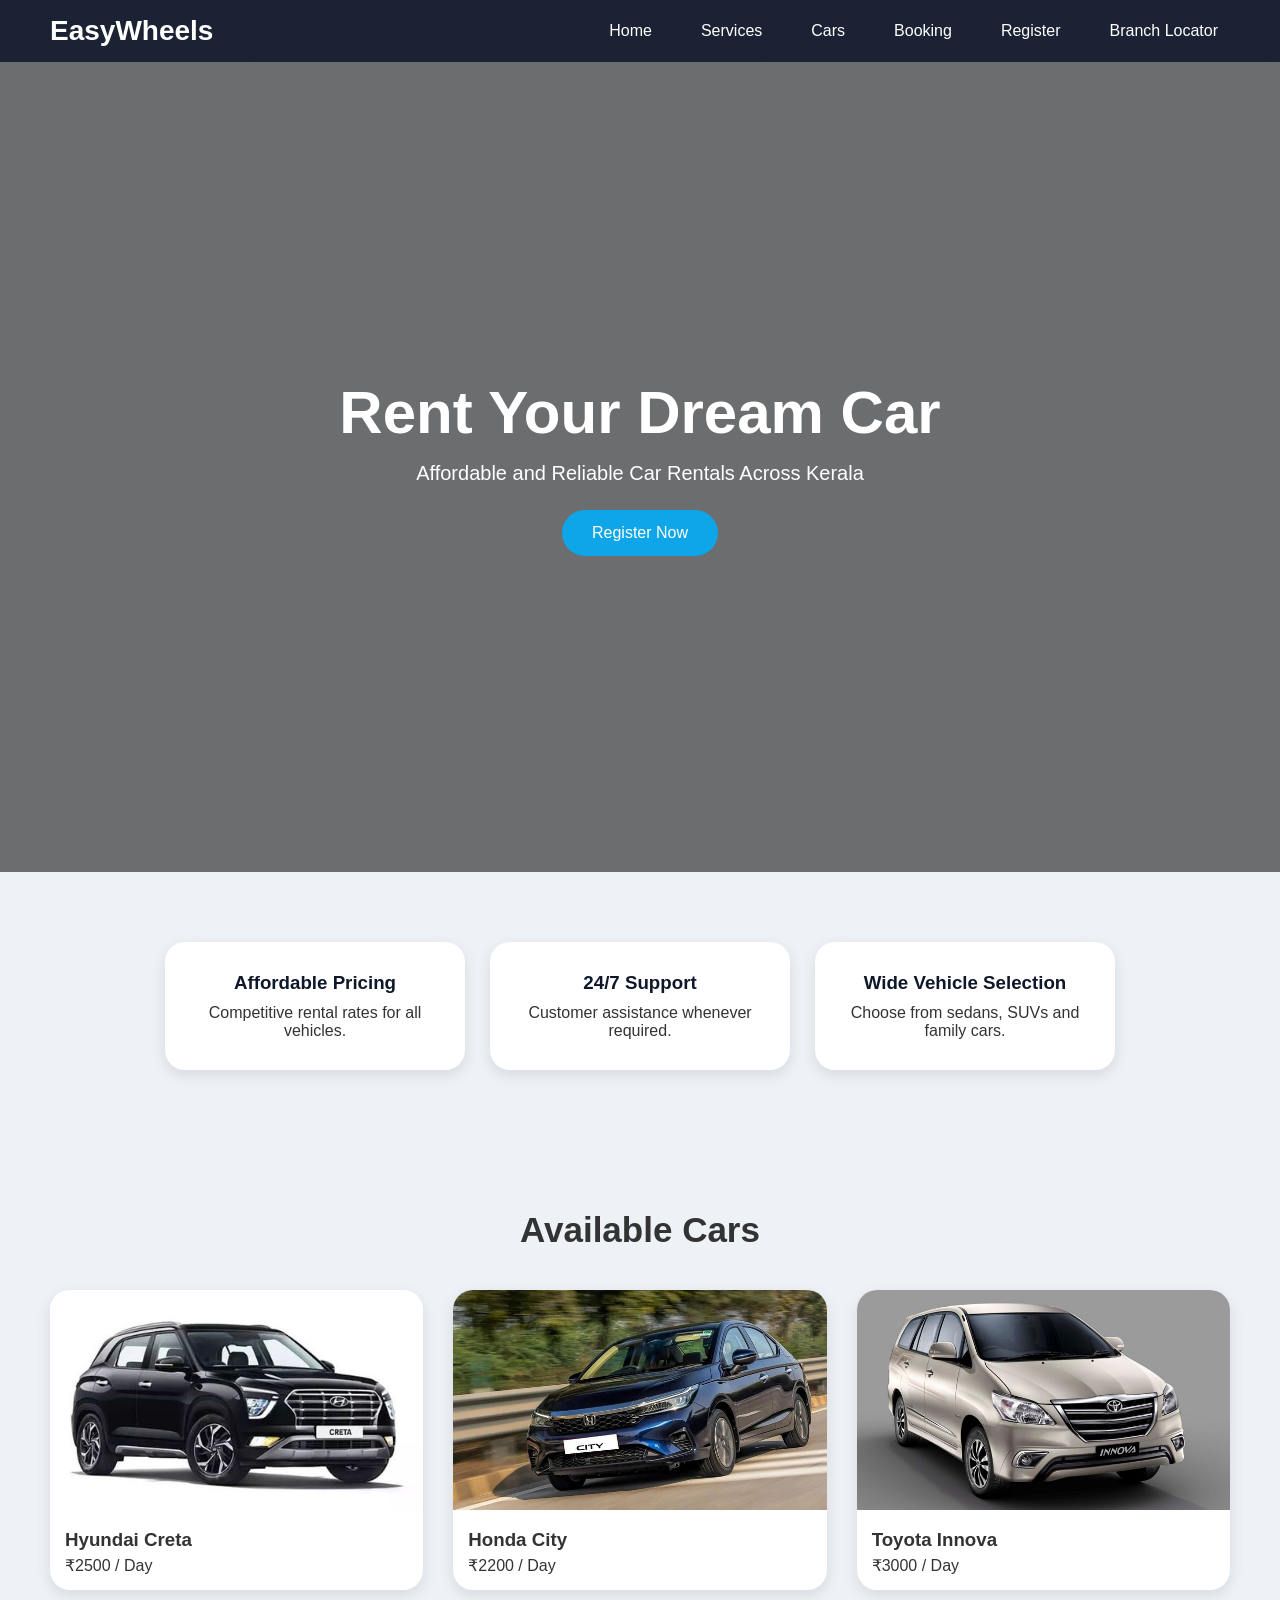
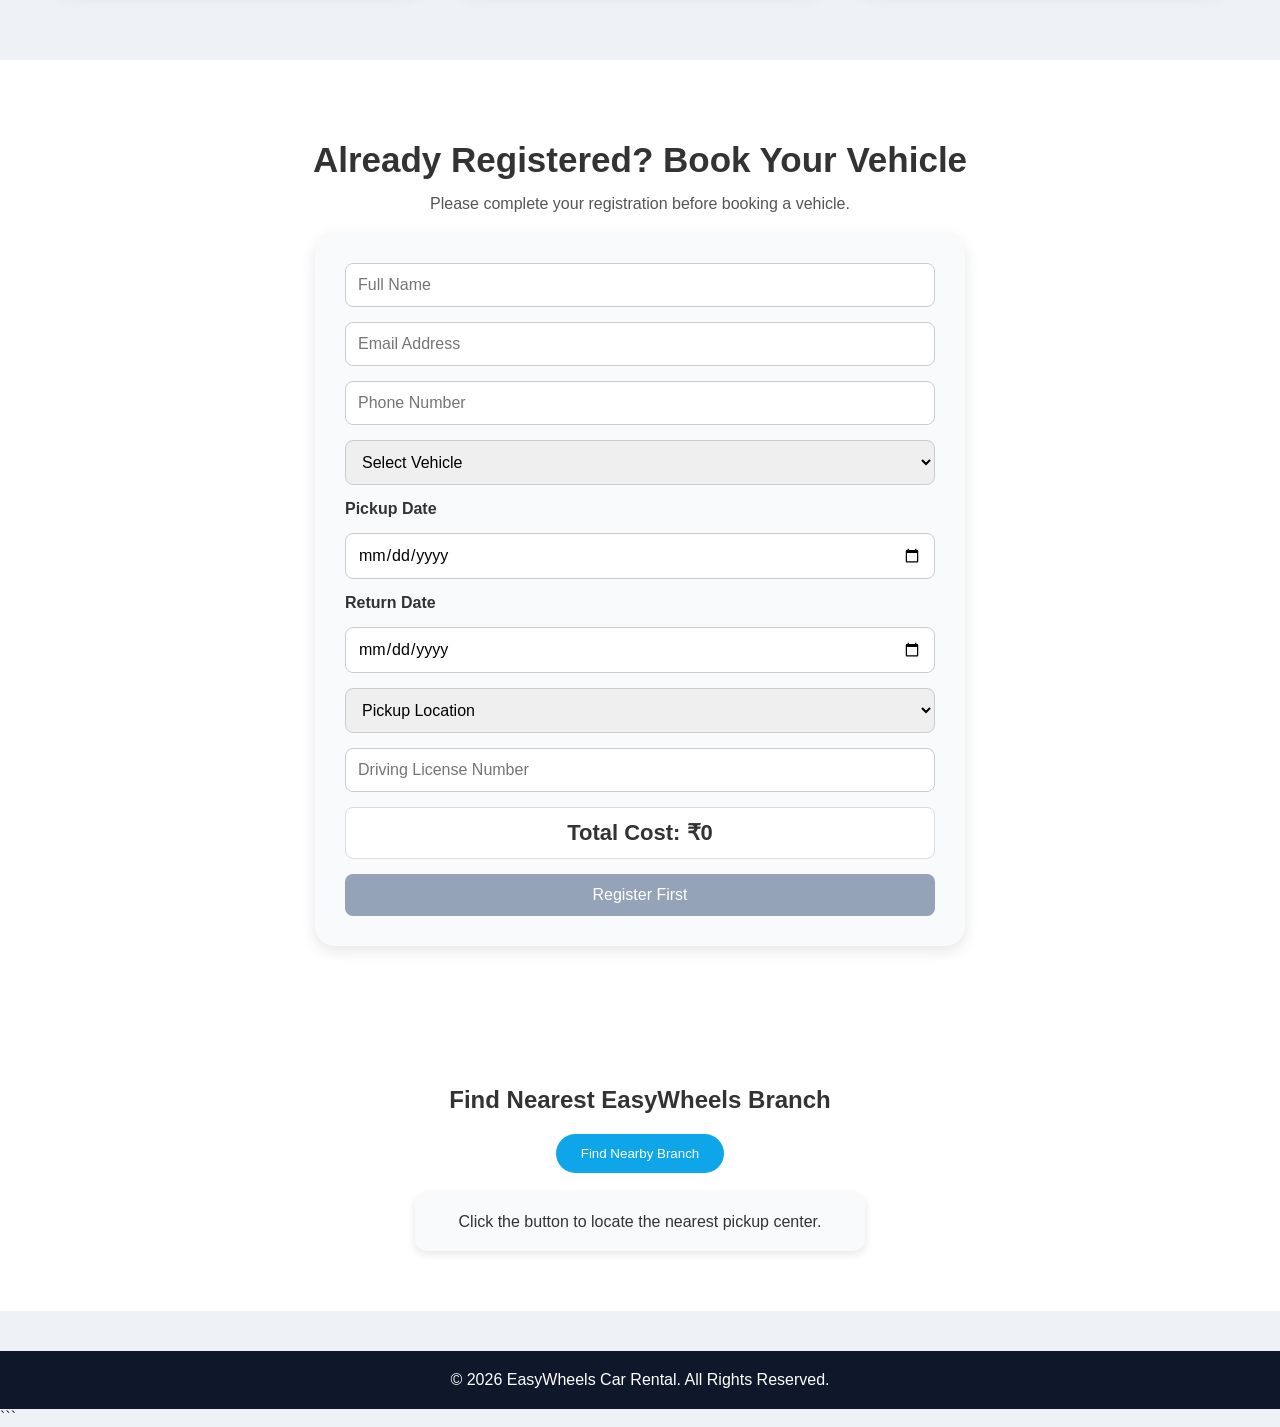
<file: index.html>
<!DOCTYPE html>
<html lang="en">
<head>
<meta charset="UTF-8">
<meta name="viewport" content="width=device-width, initial-scale=1.0">
<title>EasyWheels Car Rental</title>
<link rel="stylesheet" href="style.css">
</head>

<body>

<nav>
<h2>EasyWheels</h2>
<ul>
<li><a href="#home">Home</a></li>
<li><a href="#services">Services</a></li>
<li><a href="#cars">Cars</a></li>
<li><a href="#booking">Booking</a></li>
<li><a href="registration.html">Register</a></li>
<li><a href="#contact">Branch Locator</a></li>
</ul>
</nav>

<section id="home" class="hero">
<div class="hero-content">
<h1>Rent Your Dream Car</h1>
<p>Affordable and Reliable Car Rentals Across Kerala</p>
<a href="registration.html">
<button>Register Now</button>
</a>
</div>
</section>

<section id="services" class="features">

<div class="card">
<h3>Affordable Pricing</h3>
<p>Competitive rental rates for all vehicles.</p>
</div>

<div class="card">
<h3>24/7 Support</h3>
<p>Customer assistance whenever required.</p>
</div>

<div class="card">
<h3>Wide Vehicle Selection</h3>
<p>Choose from sedans, SUVs and family cars.</p>
</div>

</section>

<section id="cars" class="cars">

<h2>Available Cars</h2>

<div class="grid-container">

<div class="car">
<img src="images/creta.jpg" alt="Hyundai Creta">
<h3>Hyundai Creta</h3>
<p>₹2500 / Day</p>
</div>

<div class="car">
<img src="images/city.jpg" alt="Honda City">
<h3>Honda City</h3>
<p>₹2200 / Day</p>
</div>

<div class="car">
<img src="images/innova.jpg" alt="Toyota Innova">
<h3>Toyota Innova</h3>
<p>₹3000 / Day</p>
</div>

</div>

</section>

<section id="booking" class="booking">

<h2>Already Registered? Book Your Vehicle</h2>

<p style="text-align:center; margin-bottom:20px; color:#555;">
Please complete your registration before booking a vehicle.
</p>

<form id="bookingForm">

<input
type="text"
id="name"
placeholder="Full Name"
required>

<input
type="email"
id="email"
placeholder="Email Address"
required>

<input
type="tel"
id="phone"
placeholder="Phone Number"
required>

<select id="carSelect" required>
<option value="">Select Vehicle</option>
<option value="2500">Hyundai Creta - ₹2500/day</option>
<option value="2200">Honda City - ₹2200/day</option>
<option value="3000">Toyota Innova - ₹3000/day</option>
</select>

<label>Pickup Date</label>
<input
type="date"
id="pickupDate"
required>

<label>Return Date</label>
<input
type="date"
id="returnDate"
required>

<select id="location" required>
<option value="">Pickup Location</option>
<option>Kochi</option>
<option>Trivandrum</option>
<option>Calicut</option>
<option>Munnar</option>
<option>Alappuzha</option>
</select>

<input
type="text"
id="license"
placeholder="Driving License Number"
required>

<div id="totalPrice">
Total Cost: ₹0
</div>

<button
type="submit"
id="bookingBtn">
Confirm Booking
</button>

</form>

</section>

<section id="contact" class="location">

<h2>Find Nearest EasyWheels Branch</h2>

<button class="btn" onclick="getLocation()">
Find Nearby Branch
</button>

<div id="loc">
Click the button to locate the nearest pickup center.
</div>

</section>

<footer>
<p>© 2026 EasyWheels Car Rental. All Rights Reserved.</p>
</footer>

<div id="myModal" class="modal">

<div class="modal-content">

<span class="close" onclick="closeModal()">
&times;
</span>

<h2>Booking Successful</h2>

<p>Your booking request has been submitted successfully.</p>

</div>

</div>

<script>

function openModal(){
document.getElementById("myModal").style.display="block";
}

function closeModal(){
document.getElementById("myModal").style.display="none";
}

window.onclick=function(event){

let modal=document.getElementById("myModal");

if(event.target==modal){
modal.style.display="none";
}

};

const carSelect=document.getElementById("carSelect");
const pickupDate=document.getElementById("pickupDate");
const returnDate=document.getElementById("returnDate");
const totalPrice=document.getElementById("totalPrice");
const bookingBtn=document.getElementById("bookingBtn");

if(localStorage.getItem("isRegistered")!="true"){

bookingBtn.innerHTML="Register First";

bookingBtn.onclick=()=>{

window.location.href="registration.html";

};

bookingBtn.style.background="#94a3b8";

}

function calculatePrice(){

let rate=parseInt(carSelect.value);

if(!rate || !pickupDate.value || !returnDate.value){
totalPrice.innerHTML="Total Cost: ₹0";
return;
}

let start=new Date(pickupDate.value);
let end=new Date(returnDate.value);

let days=Math.ceil((end-start)/(1000*60*60*24));

if(days>0){ 
totalPrice.innerHTML=
"Total Cost: ₹" + (days * rate);
}

}

carSelect.addEventListener("change",calculatePrice);
pickupDate.addEventListener("change",calculatePrice);
returnDate.addEventListener("change",calculatePrice);

document.getElementById("bookingForm")
.addEventListener("submit",(e)=>{

e.preventDefault();

if(localStorage.getItem("isRegistered")!="true"){

alert("Please register before booking.");

window.location.href="registration.html";

return;

}

let name=document.getElementById("name").value.trim();
let phone=document.getElementById("phone").value.trim();
let car=document.getElementById("carSelect").value;
let location=document.getElementById("location").value;

if(name.length<3){
alert("Name must contain at least 3 characters");
return;
}

if(phone.length<10){
alert("Enter a valid phone number");
return;
}

if(car===""){
alert("Please select a vehicle");
return;
}

if(location===""){
alert("Please select a pickup location");
return;
}

if(new Date(returnDate.value)<=new Date(pickupDate.value)){
alert("Return date must be after pickup date");
return;
}

localStorage.setItem("customerName",name);
localStorage.setItem("selectedCar",car);
localStorage.setItem("pickupLocation",location);

openModal();

this.reset();

totalPrice.innerHTML="Total Cost: ₹0";

});

function getLocation(){

if(navigator.geolocation){

navigator.geolocation.getCurrentPosition(function(position){

let lat = position.coords.latitude;

let branch = "";
let distance = "";

if(lat < 10.1){
branch = "Trivandrum";
distance = "4.2 km";
}
else if(lat < 10.8){
branch = "Kochi";
distance = "3.5 km";
}
else{
branch = "Calicut";
distance = "5.1 km";
}

document.getElementById("loc").innerHTML =
"<h3>Nearest EasyWheels Branch</h3>" +
"<p><strong>" + branch + "</strong></p>" +
"<p>Approx. Distance: " + distance + "</p>" +
"<p>Pickup location automatically selected.</p>";

document.getElementById("location").value = branch;

});

}
else{

document.getElementById("loc").innerHTML =
"Geolocation is not supported by this browser.";

}

}

</script>

</body>
</html>
```
</file>
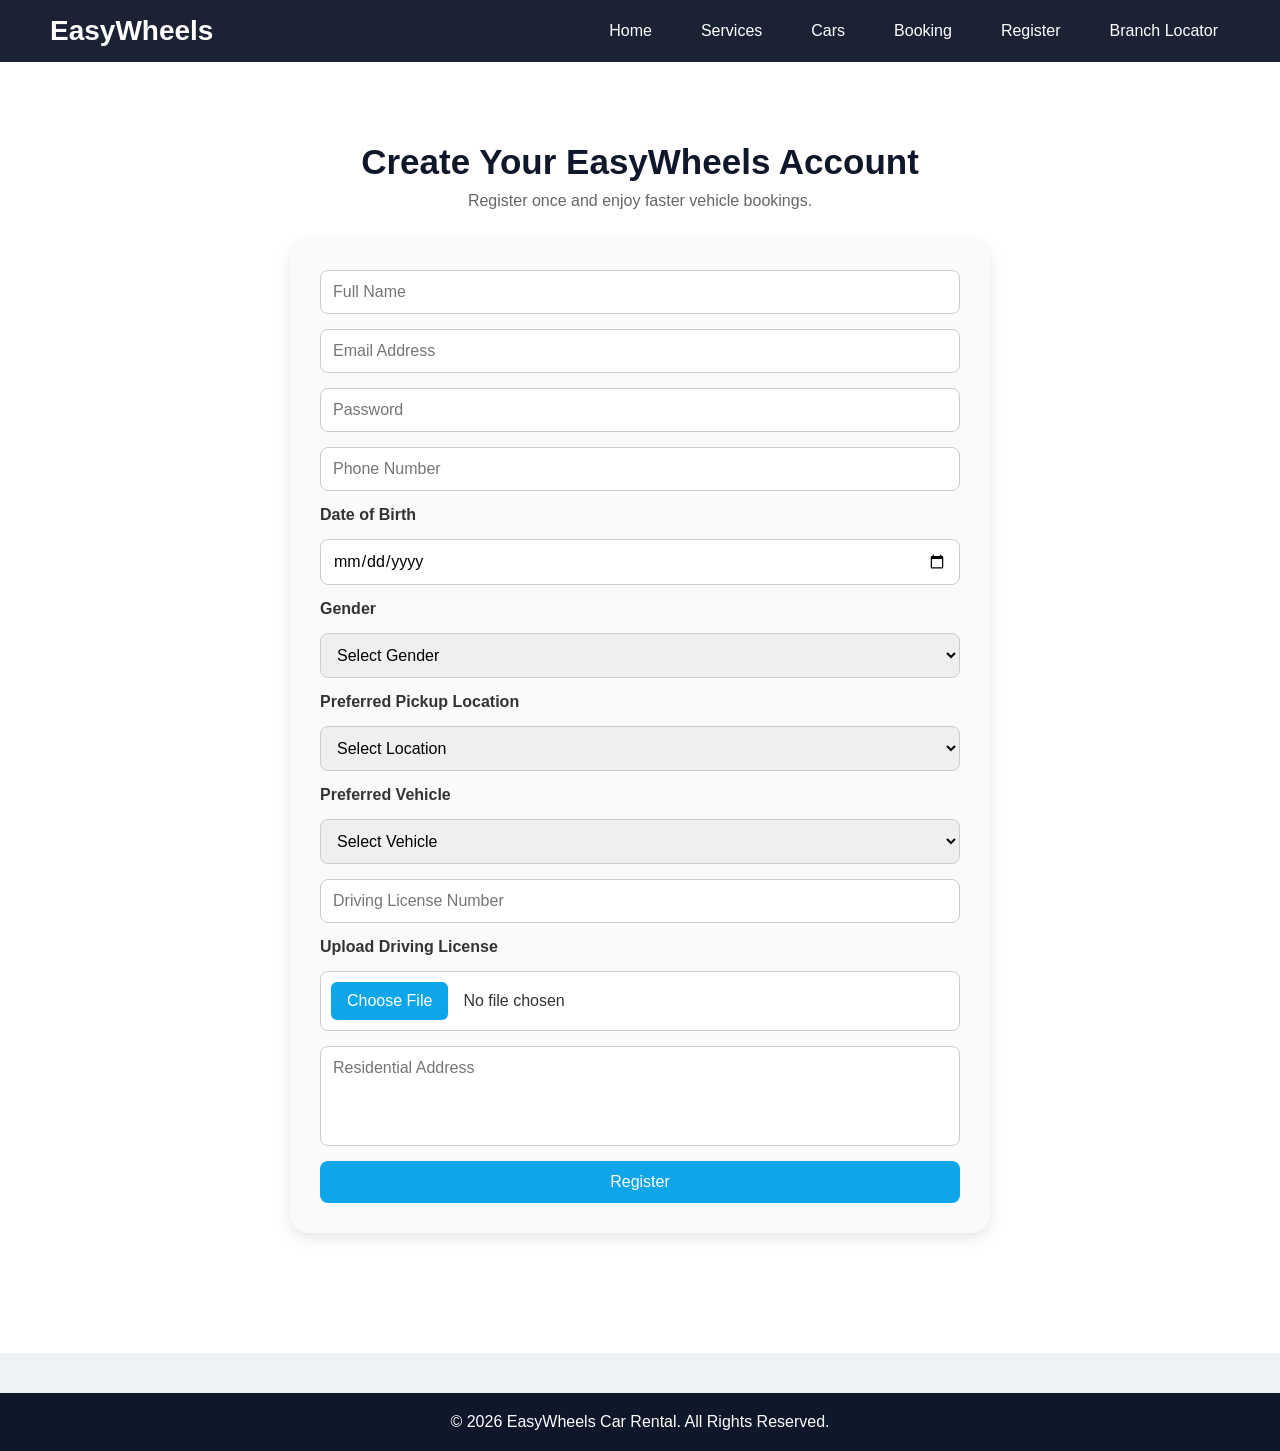
<file: registration.html>
<!DOCTYPE html>
<html lang="en">

<head>

<meta charset="UTF-8">
<meta name="viewport" content="width=device-width, initial-scale=1.0">

<title>EasyWheels Registration</title>

<link rel="stylesheet" href="style.css">

</head>

<body>

<nav>

<h2>EasyWheels</h2>

<ul>

<li><a href="index.html">Home</a></li>

<li><a href="index.html#services">Services</a></li>

<li><a href="index.html#cars">Cars</a></li>

<li><a href="index.html#booking">Booking</a></li>

<li><a href="registration.html">Register</a></li>

<li><a href="index.html#contact">Branch Locator</a></li>

</ul>

</nav>

<section class="registration">

<h2>Create Your EasyWheels Account</h2>

<p>
Register once and enjoy faster vehicle bookings.
</p>

<form id="registrationForm">

<input
type="text"
id="name"
placeholder="Full Name"
required>

<input
type="email"
id="email"
placeholder="Email Address"
required>

<input
type="password"
id="password"
placeholder="Password"
required
minlength="6">

<input
type="tel"
id="phone"
placeholder="Phone Number"
pattern="[0-9]{10}"
required>

<label>Date of Birth</label>

<input
type="date"
id="dob"
required>

<label>Gender</label>

<select id="gender" required>

<option value="">Select Gender</option>

<option>Male</option>

<option>Female</option>

<option>Other</option>

</select>

<label>Preferred Pickup Location</label>

<select id="location" required>

<option value="">Select Location</option>

<option>Kochi</option>

<option>Trivandrum</option>

<option>Calicut</option>

<option>Munnar</option>

<option>Alappuzha</option>

</select>

<label>Preferred Vehicle</label>

<select id="vehicle" required>

<option value="">Select Vehicle</option>

<option>Hyundai Creta</option>

<option>Honda City</option>

<option>Toyota Innova</option>

</select>

<input
type="text"
id="licenseNumber"
placeholder="Driving License Number"
required>

<label>Upload Driving License</label>

<input
type="file"
id="licenseFile"
accept=".jpg,.jpeg,.png,.pdf"
required>

<textarea
id="address"
placeholder="Residential Address"
required></textarea>

<button type="submit">

Register

</button>

</form>

<div id="registrationCard">

</div>

</section>

<footer>

<p>

© 2026 EasyWheels Car Rental. All Rights Reserved.

</p>

</footer>

<script>
    document.getElementById("registrationForm")
.addEventListener("submit",(e)=>{

e.preventDefault();

let name=document.getElementById("name").value.trim();
let email=document.getElementById("email").value.trim();
let password=document.getElementById("password").value;
let phone=document.getElementById("phone").value.trim();
let dob=document.getElementById("dob").value;
let gender=document.getElementById("gender").value;
let location=document.getElementById("location").value;
let vehicle=document.getElementById("vehicle").value;
let licenseNumber=document.getElementById("licenseNumber").value.trim();
let address=document.getElementById("address").value.trim();

let licenseFile=document.getElementById("licenseFile");

let fileName="No File Selected";

if(licenseFile.files.length>0){
fileName=licenseFile.files[0].name;
}

if(name.length<3){
alert("Name must contain at least 3 characters.");
return;
}

if(phone.length!=10){
alert("Enter a valid 10-digit phone number.");
return;
}

if(location==""){
alert("Please select a pickup location.");
return;
}

if(vehicle==""){
alert("Please select a preferred vehicle.");
return;
}

let user={

name:name,
email:email,
password:password,
phone:phone,
dob:dob,
gender:gender,
location:location,
vehicle:vehicle,
licenseNumber:licenseNumber,
licenseFile:fileName,
address:address

};

localStorage.setItem(
"registeredUser",
JSON.stringify(user)
);

localStorage.setItem("isRegistered","true");

document.getElementById("registrationCard").innerHTML=`

<div class="user-card">

<h3>Registration Successful</h3>

<p><strong>Full Name:</strong> ${name}</p>

<p><strong>Email:</strong> ${email}</p>

<p><strong>Password:</strong> ${password}</p>

<p><strong>Phone:</strong> ${phone}</p>

<p><strong>Date of Birth:</strong> ${dob}</p>

<p><strong>Gender:</strong> ${gender}</p>

<p><strong>Pickup Location:</strong> ${location}</p>

<p><strong>Preferred Vehicle:</strong> ${vehicle}</p>

<p><strong>License Number:</strong> ${licenseNumber}</p>

<p><strong>Uploaded File:</strong> ${fileName}</p>

<p><strong>Address:</strong> ${address}</p>

</div>

`;

alert("Registration Successful!");

document.getElementById("registrationForm").reset();

window.location.href="index.html";

});
</script>

</body>
</html>
</file>
<file: style.css>
*{
margin:0;
padding:0;
box-sizing:border-box;
font-family:'Segoe UI',sans-serif;
}

html{
scroll-behavior:smooth;
}

body{
background:#eef2f7;
color:#333;
}

nav{
display:flex;
justify-content:space-between;
align-items:center;
padding:15px 50px;
background:rgba(15,23,42,0.95);
backdrop-filter:blur(10px);
position:sticky;
top:0;
z-index:1000;
}

nav h2{
color:white;
font-size:28px;
}

nav ul{
display:flex;
list-style:none;
gap:25px;
flex-wrap:wrap;
}

nav ul li a{
text-decoration:none;
color:white;
font-weight:500;
padding:8px 12px;
border-radius:6px;
transition:.3s;
}

nav ul li a:hover{
color:#38bdf8;
background:rgba(255,255,255,.08);
}

.hero{
height:90vh;
background:
linear-gradient(rgba(0,0,0,.55),rgba(0,0,0,.55)),
url("https://images.unsplash.com/photo-1503376780353-7e6692767b70");
background-size:cover;
background-position:center;
display:flex;
justify-content:center;
align-items:center;
text-align:center;
color:white;
}

.hero-content h1{
font-size:60px;
margin-bottom:15px;
}

.hero-content p{
font-size:20px;
margin-bottom:25px;
}

.hero-content button{
padding:14px 30px;
border:none;
border-radius:30px;
background:#0ea5e9;
color:white;
font-size:16px;
cursor:pointer;
transition:.3s;
}

.hero-content button:hover{
transform:translateY(-3px);
background:#0284c7;
}

.features{
display:flex;
justify-content:center;
gap:25px;
padding:70px 40px;
flex-wrap:wrap;
}

.card{
background:white;
width:300px;
padding:30px;
border-radius:20px;
text-align:center;
box-shadow:0 5px 15px rgba(0,0,0,.1);
transition:.3s;
}

.card:hover{
transform:translateY(-10px);
}

.card h3{
margin-bottom:10px;
color:#0f172a;
}

.cars{
padding:70px 50px;
}

.cars h2{
text-align:center;
margin-bottom:40px;
font-size:35px;
}

.grid-container{
display:grid;
grid-template-columns:repeat(auto-fit,minmax(280px,1fr));
gap:30px;
}

.car{
background:white;
border-radius:20px;
overflow:hidden;
box-shadow:0 5px 15px rgba(0,0,0,.1);
transition:.3s;
}

.car:hover{
transform:scale(1.03);
}

.car img{
width:100%;
height:220px;
object-fit:cover;
}

.car h3{
padding:15px 15px 5px;
}

.car p{
padding:0 15px 15px;
}

.booking{
padding:80px 20px;
background:white;
}

.booking h2{
text-align:center;
margin-bottom:15px;
font-size:35px;
}

.booking p{
text-align:center;
margin-bottom:25px;
color:#666;
}

.booking form{
max-width:650px;
margin:auto;
display:flex;
flex-direction:column;
gap:15px;
background:#f8fafc;
padding:30px;
border-radius:20px;
box-shadow:0 5px 15px rgba(0,0,0,.1);
}

.booking input,
.booking select{
padding:12px;
border:1px solid #ccc;
border-radius:8px;
font-size:16px;
}

.booking label{
font-weight:600;
}

.booking button{
padding:12px;
background:#0ea5e9;
border:none;
border-radius:8px;
color:white;
font-size:16px;
cursor:pointer;
transition:.3s;
}

.booking button:hover{
background:#0284c7;
}

#totalPrice{
text-align:center;
font-size:22px;
font-weight:bold;
padding:12px;
background:white;
border:1px solid #ddd;
border-radius:8px;
}


.location{
padding:60px;
text-align:center;
background:white;
}

.location h2{
margin-bottom:20px;
}

.btn{
padding:12px 25px;
background:#0ea5e9;
border:none;
border-radius:25px;
color:white;
cursor:pointer;
transition:.3s;
}

.btn:hover{
background:#0284c7;
}

#loc{
margin-top:20px;
padding:20px;
background:#f8fafc;
border-radius:12px;
max-width:450px;
margin-left:auto;
margin-right:auto;
box-shadow:0 3px 10px rgba(0,0,0,.1);
}

#loc h3{
color:#0ea5e9;
margin-bottom:10px;
}

.modal{
display:none;
position:fixed;
top:0;
left:0;
width:100%;
height:100%;
background:rgba(0,0,0,.6);
}

.modal-content{
background:white;
width:400px;
padding:30px;
margin:10% auto;
border-radius:20px;
text-align:center;
}

.close{
float:right;
font-size:28px;
cursor:pointer;
}


footer{
background:#0f172a;
color:white;
text-align:center;
padding:20px;
margin-top:40px;
}

.registration{
padding:80px 20px;
background:white;
min-height:100vh;
}

.registration h2{
text-align:center;
margin-bottom:10px;
font-size:35px;
color:#0f172a;
}

.registration p{
text-align:center;
margin-bottom:30px;
color:#666;
}

.registration form{
max-width:700px;
margin:auto;
display:flex;
flex-direction:column;
gap:15px;
background:#f8fafc;
padding:30px;
border-radius:20px;
box-shadow:0 5px 15px rgba(0,0,0,.1);
}

.registration input,
.registration select,
.registration textarea{
padding:12px;
border:1px solid #ccc;
border-radius:8px;
font-size:16px;
outline:none;
transition:.3s;
}

.registration input:focus,
.registration select:focus,
.registration textarea:focus{
border-color:#0ea5e9;
box-shadow:0 0 6px rgba(14,165,233,.3);
}

.registration textarea{
height:100px;
resize:none;
}

.registration label{
font-weight:600;
color:#333;
}

.registration button{
padding:12px;
background:#0ea5e9;
border:none;
border-radius:8px;
color:white;
font-size:16px;
cursor:pointer;
transition:.3s;
}

.registration button:hover{
background:#0284c7;
}

input[type=file]{
background:white;
padding:10px;
cursor:pointer;
}

input[type=file]::file-selector-button{
background:#0ea5e9;
color:white;
border:none;
padding:10px 16px;
border-radius:6px;
cursor:pointer;
margin-right:15px;
transition:.3s;
}

input[type=file]::file-selector-button:hover{
background:#0284c7;
}
#registrationCard{
max-width:700px;
margin:40px auto 0;
}

.user-card{
background:white;
padding:25px;
border-radius:20px;
box-shadow:0 5px 15px rgba(0,0,0,.1);
animation:fadeIn .5s ease;
}

.user-card h3{
text-align:center;
margin-bottom:20px;
color:#0ea5e9;
}

.user-card p{
margin:10px 0;
padding-bottom:10px;
border-bottom:1px solid #eee;
text-align:left;
color:#333;
}

.user-card p:last-child{
border:none;
}

.user-card strong{
color:#0f172a;
}

@keyframes fadeIn{

from{
opacity:0;
transform:translateY(20px);
}

to{
opacity:1;
transform:translateY(0);
}

}

@media(max-width:768px){

nav{
flex-direction:column;
gap:15px;
padding:20px;
}

nav ul{
justify-content:center;
gap:12px;
}

.hero-content h1{
font-size:40px;
}

.hero-content p{
font-size:16px;
}

.features{
padding:40px 20px;
}

.cars{
padding:40px 20px;
}

.booking{
padding:40px 20px;
}

.registration{
padding:40px 20px;
}

.booking form,
.registration form{
padding:20px;
}

.modal-content{
width:90%;
}

#loc{
max-width:100%;
}

.user-card{
padding:20px;
}

}

@media(max-width:500px){

.hero-content h1{
font-size:32px;
}

.hero-content p{
font-size:15px;
}

.booking h2,
.registration h2,
.cars h2{
font-size:28px;
}

nav h2{
font-size:24px;
}

nav ul{
flex-direction:column;
align-items:center;
}

.hero-content button,
.booking button,
.registration button,
.btn{
width:100%;
}

.booking input,
.booking select,
.registration input,
.registration select,
.registration textarea{
font-size:15px;
}

}
</file>
